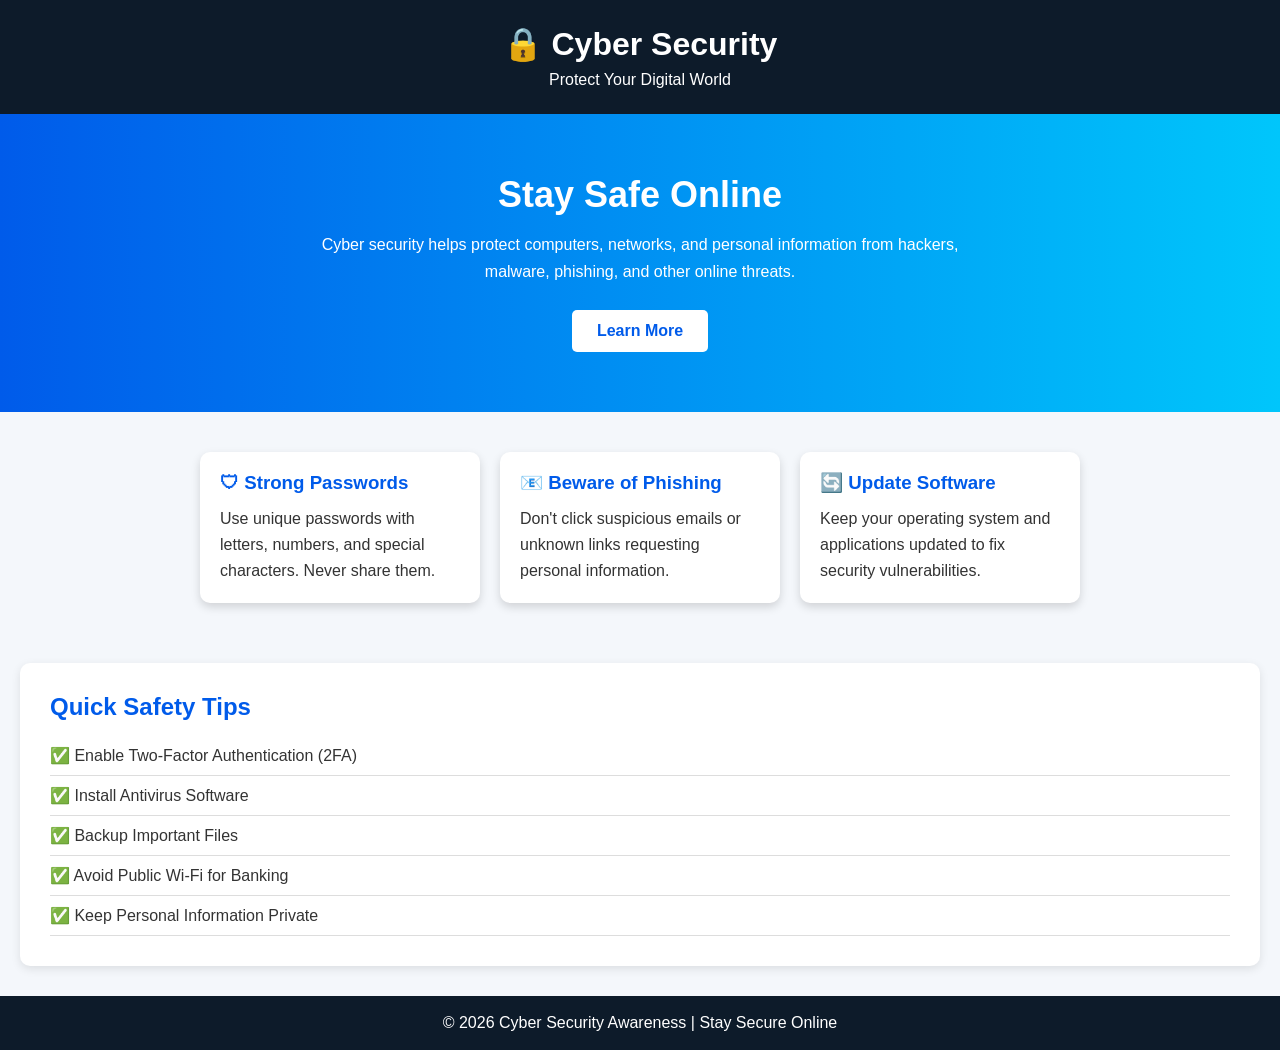
<file: html/index.html>
<!DOCTYPE html>
<html lang="en">
<head>
    <meta charset="UTF-8">
    <meta name="viewport" content="width=device-width, initial-scale=1.0">
    <title>Cyber Security Awareness</title>
    <link rel="stylesheet" href="style.css">
</head>
<body>

    <header>
        <h1>🔒 Cyber Security</h1>
        <p>Protect Your Digital World</p>
    </header>

    <section class="hero">
        <h2>Stay Safe Online</h2>
        <p>
            Cyber security helps protect computers, networks,
            and personal information from hackers, malware,
            phishing, and other online threats.
        </p>
        <button>Learn More</button>
    </section>

    <section class="cards">

        <div class="card">
            <h3>🛡 Strong Passwords</h3>
            <p>
                Use unique passwords with letters, numbers,
                and special characters. Never share them.
            </p>
        </div>

        <div class="card">
            <h3>📧 Beware of Phishing</h3>
            <p>
                Don't click suspicious emails or unknown
                links requesting personal information.
            </p>
        </div>

        <div class="card">
            <h3>🔄 Update Software</h3>
            <p>
                Keep your operating system and applications
                updated to fix security vulnerabilities.
            </p>
        </div>

    </section>

    <section class="tips">
        <h2>Quick Safety Tips</h2>

        <ul>
            <li>✅ Enable Two-Factor Authentication (2FA)</li>
            <li>✅ Install Antivirus Software</li>
            <li>✅ Backup Important Files</li>
            <li>✅ Avoid Public Wi-Fi for Banking</li>
            <li>✅ Keep Personal Information Private</li>
        </ul>
    </section>

    <footer>
        <p>© 2026 Cyber Security Awareness | Stay Secure Online</p>
    </footer>

</body>
</html>
</file>
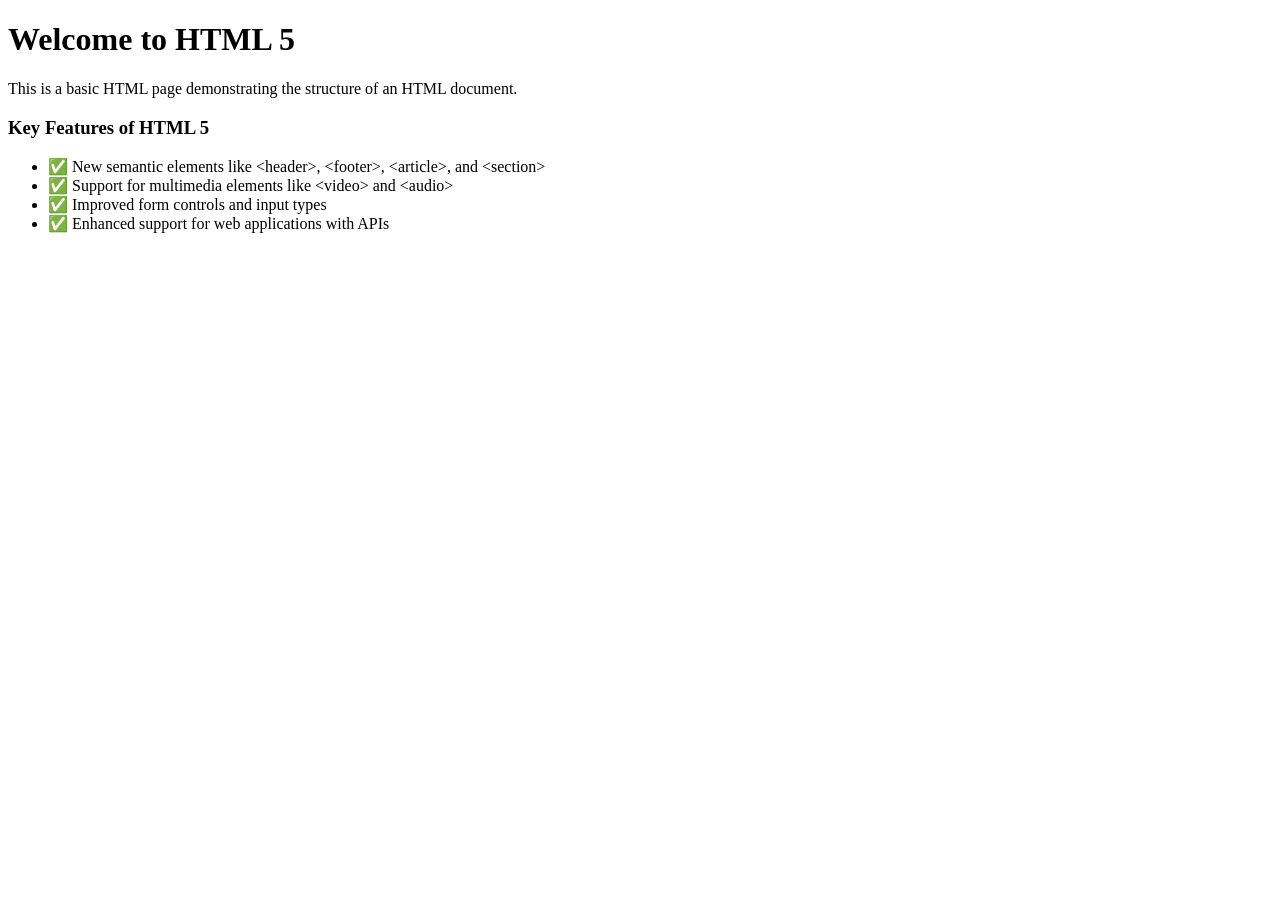
<file: html/basicPage.html>
<!DOCTYPE html>
<html lang="en">
<head>
    <meta charset="UTF-8">
    <meta name="viewport" content="width=device-width, initial-scale=1.0">
    <title>HTML 5 Demo</title>
</head>
<body>
    <header>
        <h1>Welcome to HTML 5</h1>
        <p>This is a basic HTML page demonstrating the structure of an HTML document.</p>
    </header>

    <h3>Key Features of HTML 5</h3>
    <ul>
        <li>✅ New semantic elements like &lt;header&gt;, &lt;footer&gt;, &lt;article&gt;, and &lt;section&gt;</li>
        <li>✅ Support for multimedia elements like &lt;video&gt; and &lt;audio&gt;</li>
        <li>✅ Improved form controls and input types</li>
        <li>✅ Enhanced support for web applications with APIs</li>
    </ul>


</body>
</html>
</file>
<file: html/style.css>
*{
    margin:0;
    padding:0;
    box-sizing:border-box;
    font-family:Arial, Helvetica, sans-serif;
}

body{
    background:#f4f7fb;
    color:#333;
}

header{
    background:#0d1b2a;
    color:white;
    text-align:center;
    padding:25px;
}

header p{
    margin-top:8px;
}

.hero{
    background:linear-gradient(to right,#005bea,#00c6fb);
    color:white;
    text-align:center;
    padding:60px 20px;
}

.hero h2{
    font-size:36px;
    margin-bottom:15px;
}

.hero p{
    max-width:700px;
    margin:auto;
    line-height:1.7;
}

button{
    margin-top:25px;
    padding:12px 25px;
    border:none;
    background:white;
    color:#005bea;
    font-size:16px;
    border-radius:5px;
    cursor:pointer;
    font-weight:bold;
}

button:hover{
    background:#e6e6e6;
}

.cards{
    display:flex;
    justify-content:center;
    gap:20px;
    flex-wrap:wrap;
    padding:40px 20px;
}

.card{
    background:white;
    width:280px;
    padding:20px;
    border-radius:10px;
    box-shadow:0 4px 10px rgba(0,0,0,0.15);
    transition:0.3s;
}

.card:hover{
    transform:translateY(-8px);
}

.card h3{
    color:#005bea;
    margin-bottom:12px;
}

.card p{
    line-height:1.6;
}

.tips{
    background:white;
    margin:20px;
    padding:30px;
    border-radius:10px;
    box-shadow:0 3px 10px rgba(0,0,0,0.1);
}

.tips h2{
    color:#005bea;
    margin-bottom:15px;
}

.tips ul{
    list-style:none;
}

.tips li{
    padding:10px 0;
    border-bottom:1px solid #ddd;
}

footer{
    background:#0d1b2a;
    color:white;
    text-align:center;
    padding:18px;
    margin-top:30px;
}
</file>
